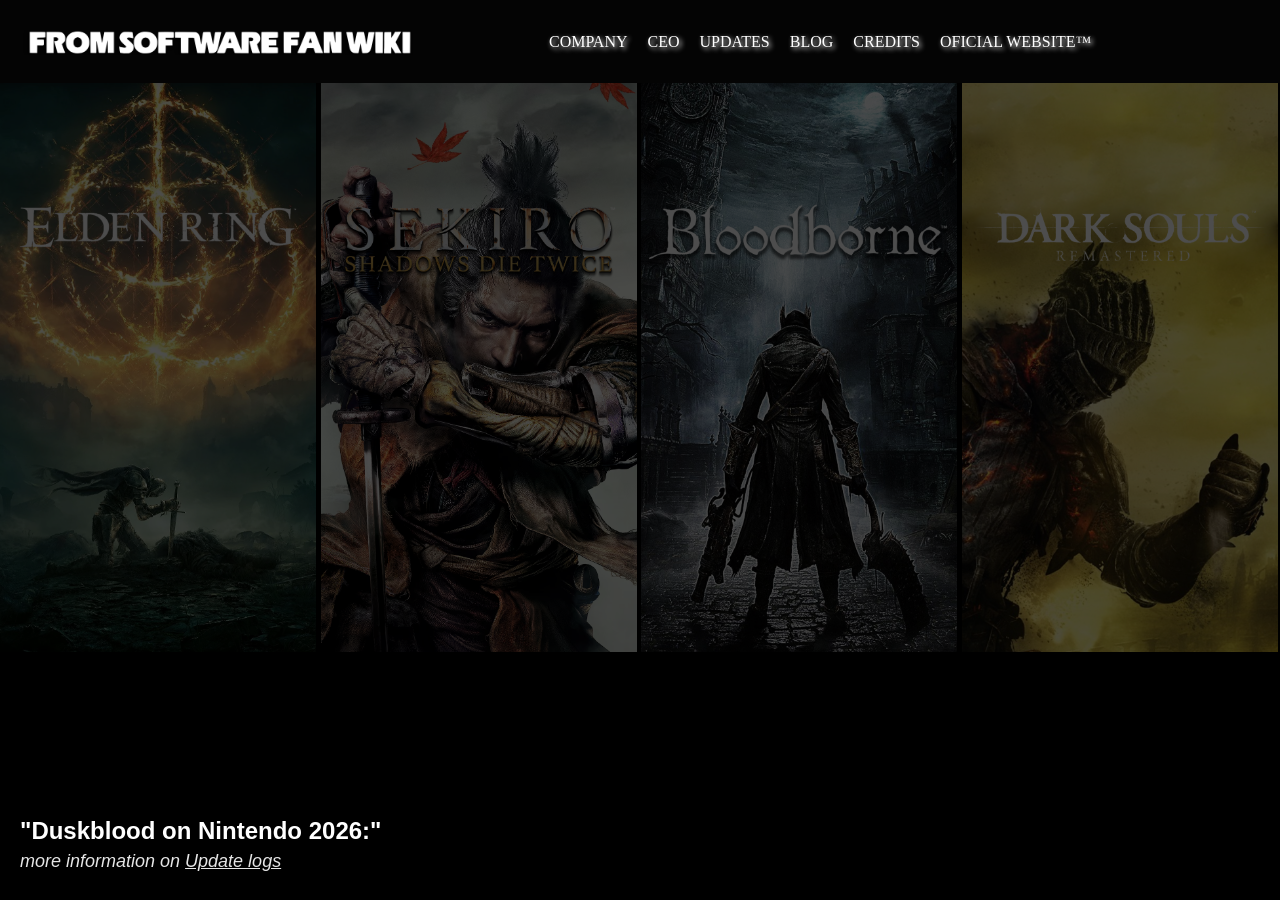
<file: index.html>
<!DOCTYPE html>
<html>
<head>
<meta charset="UTF-8">
<meta name="viewport" content="width=device-width, initial-scale=1.0">
<meta name="KEYWORDS" content="FromSoftware Games">
<meta name="DESCRIPTION" content="FromSoftware FanWiki">
<title>FromSoftware Fan Wiki</title>
<link rel="stylesheet" href="CSSEXTERNO.css">



</head>
<body>

<style>



    .banner-image {
    transition: transform 0.5s ease, opacity 0.5s ease;
    opacity: 0.3;
    
}

.banner-image:hover {
    transform: scale(1.01);
    opacity: 0.9;
}


.banner-container {
    position: relative;
    width: 100%;
    height: 585px;
}

.Dusk-overlay {
    position: absolute;
    bottom: 20px;
    left: 20px;
    z-index: 10;
    color: white;
    max-width: 50%;

    
}

.Dusk-title {
    font-size: 24px;
    font-weight: bold;
    margin-bottom: 5px;
    line-height: 1.2;


}

.Dusk-date a {
    color: white;

}


.Dusk-date {
    font-size: 18px;
    font-style: italic;
    margin-bottom: 8px;
    opacity: 0.9;
    
}


</style>

    <header>
        <h1><a href="index.html"><img src="Logo.png" width="400px" style="margin-top: 10px;"></a></h1>
        <nav>
            <ul>
                <li><a href="Company.html">Company</a></li>
                <li><a href="Miyazaki.html">CEO</a></li>
                <li><a href="UpdatesFromSoftware.html">Updates</a></li>
                <li><a href="Info.html">Blog</a></li>
                <li><a href="Credits.html">Credits</a></li>
                <li><a href="https://www.fromsoftware.jp/ww/index.html">Oficial WebSite™</a></li>
            </ul>
            
    </header>
    
    <div class="banner-container">
        <a href="EldenRing.html"><img src="EldenRingBanner.jpg" width="24.7%"  class="banner-image"></a>
        <a href="Sekiro.html"><img src="SekiroBanner.jpg" width="24.7%"  class="banner-image"></a>
        <a href="Bloodborne.html"><img src="BloodborneBanner.jpg" width="24.7%"  class="banner-image"></a>
        <a href="DarkSouls.html"><img src="DarkSoulsBanner.jpg" width="24.7%"  class="banner-image"></a>
         </div>
        <div class="Dusk-overlay">
            <div class="Dusk-title">"Duskblood on Nintendo 2026:"</div>
            <div class="Dusk-date">more information on <a href="UpdatesFromSoftware.html#DuskBlood">Update logs</a></div>
        </div>
        
   

</body>

</html>
</file>
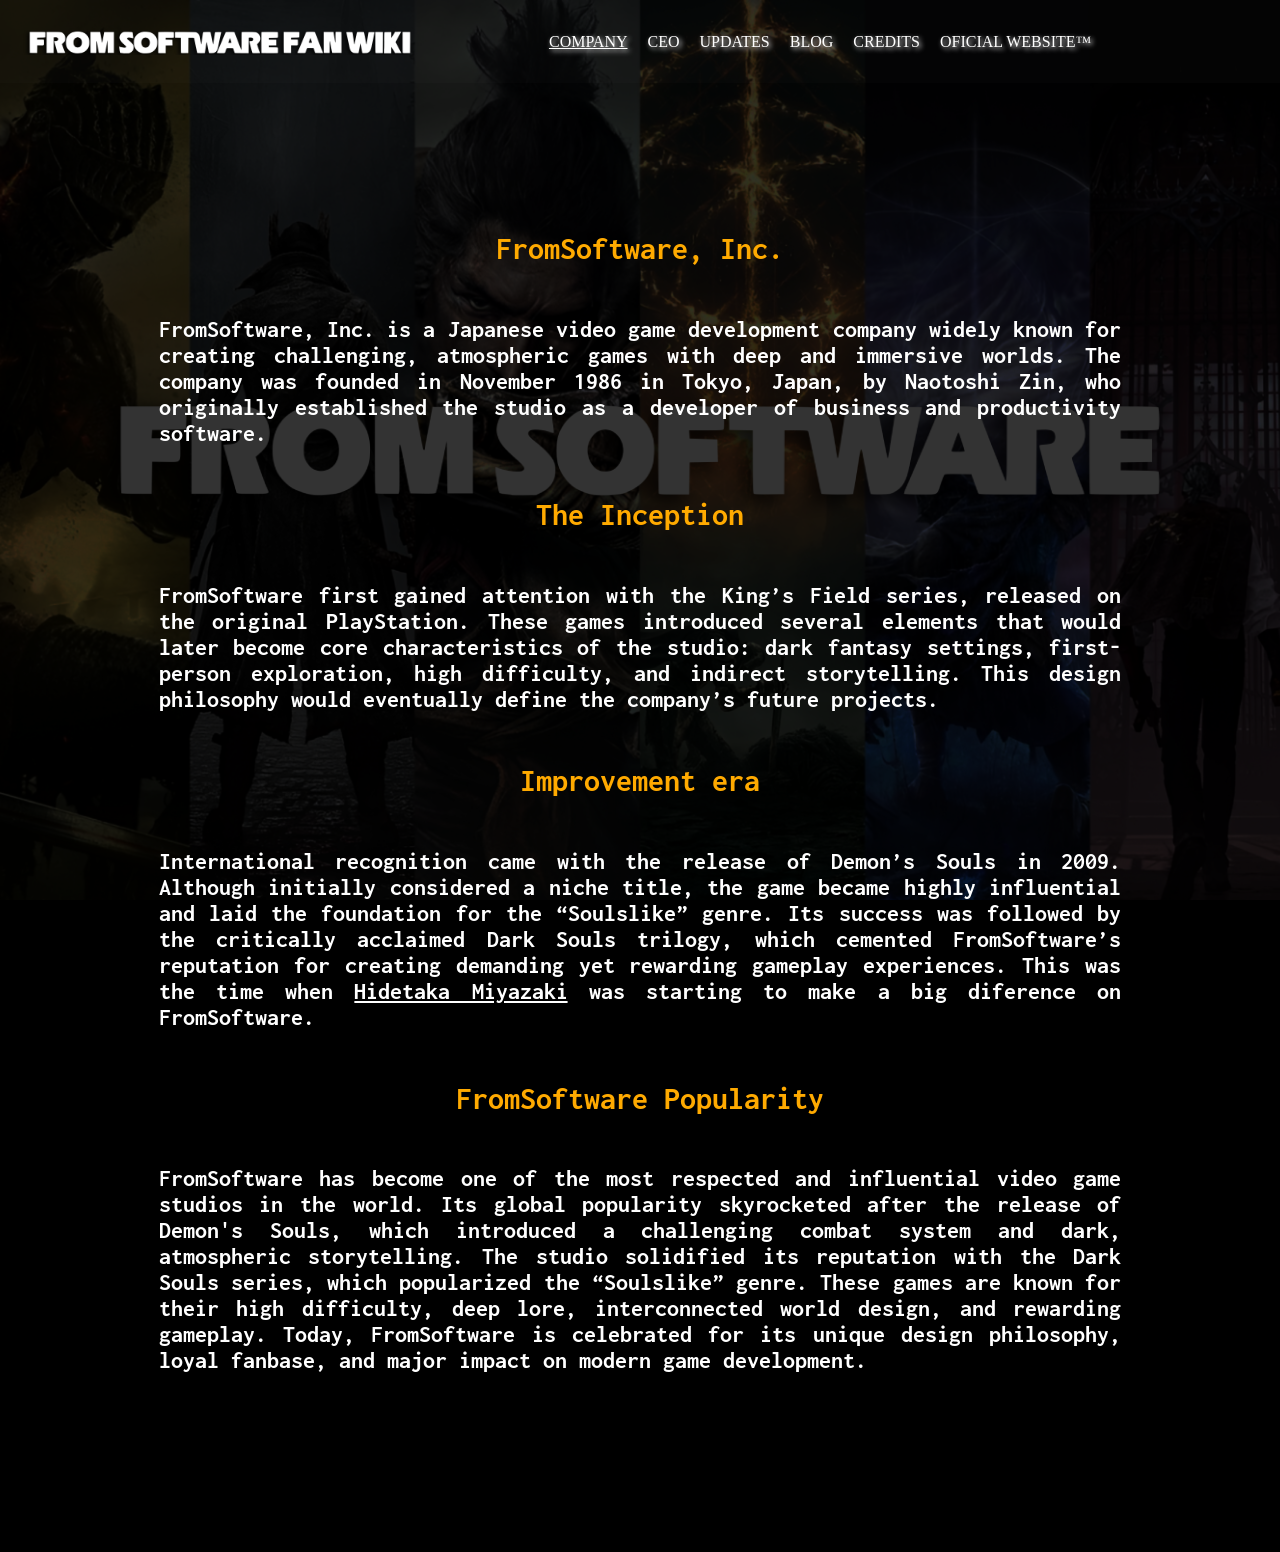
<file: Company.html>
<!DOCTYPE html>
<html>
<head>
<meta charset="UTF-8">
<meta name="viewport" content="width=device-width, initial-scale=1.0">
<meta name="KEYWORDS" content="FromSoftware Games">
<meta name="DESCRIPTION" content="FromSoftware FanWiki">
    <title>FromSoftware Fan Wiki</title>
    <link rel="stylesheet" href="CSSEXTERNO.css">
    <link rel="preconnect" href="https://fonts.googleapis.com">
<link rel="preconnect" href="https://fonts.gstatic.com" crossorigin>
<link href="https://fonts.googleapis.com/css2?family=Inconsolata:wght@200..900&family=Saira:ital,wght@0,100..900;1,100..900&display=swap" rel="stylesheet">
    <style>
  
        #FromBackground{
            width: 100vw;         
        height: 100vh;       
        object-fit: cover;      
        position: fixed;       
        top: 0;
        left: 0;
        z-index: -1;    
        opacity: 20%;   
        }

        .texto-company h1{
             text-align: center;
             color: #ffaa00;      
             margin-bottom: 10px;
              

        }

        .texto-company h2{
            text-align: justify;
            padding: 3%;
            
        }

        .all{
            padding: 10%;
            
        }

    </style>
</head>
<body>

<header>
    <h1><a href="index.html"><img src="Logo.png" width="400px" style="margin-top: 10px;"></a></h1>
    <nav>
        <ul>
            <li><a href="Company.html"><u>Company</u></a></li>
            <li><a href="Miyazaki.html">CEO</a></li>
            <li><a href="UpdatesFromSoftware.html">Updates</a></li>
            <li><a href="Info.html">Blog</a></li>
            <li><a href="Credits.html">Credits</a></li>
            <li><a href="https://www.fromsoftware.jp/ww/index.html">Oficial WebSite™</a></li>
        </ul>
    </nav>
</header>
<div class="all">
    <div class="texto-company" id="First">
        <h1>FromSoftware, Inc.</h1>
        <h2>FromSoftware, Inc. is a Japanese video game development company widely known for creating challenging, atmospheric games with deep and immersive worlds. The company was founded in November 1986 in Tokyo, Japan, by Naotoshi Zin, who originally established the studio as a developer of business and productivity software.</h2>
    </div>

    <div class="texto-company">
        <h1>The Inception</h1>
        <h2>FromSoftware first gained attention with the King’s Field series, released on the original PlayStation. These games introduced several elements that would later become core characteristics of the studio: dark fantasy settings, first-person exploration, high difficulty, and indirect storytelling. This design philosophy would eventually define the company’s future projects. </h2>

    </div>


    <div class="texto-company" >
        <h1>Improvement era</h1>
        <h2>International recognition came with the release of Demon’s Souls in 2009. Although initially considered a niche title, the game became highly influential and laid the foundation for the “Soulslike” genre. Its success was followed by the critically acclaimed Dark Souls trilogy, which cemented FromSoftware’s reputation for creating demanding yet rewarding gameplay experiences. This was the time when <a href="Miyazaki.html" style="color: white;">Hidetaka Miyazaki</a> was starting to make a big diference on FromSoftware.</h2>

    </div>


    <div class="texto-company">
        <h1>FromSoftware Popularity</h1>
        <h2>FromSoftware has become one of the most respected and influential video 
            game studios in the world. Its
             global popularity skyrocketed after the release of Demon's Souls, which
              introduced a challenging combat system and dark, atmospheric storytelling.

The studio solidified its reputation with the Dark Souls series,
 which popularized the “Soulslike” genre. These games are known for their high difficulty,
  deep lore, interconnected world design, and rewarding gameplay.

Today, FromSoftware is celebrated for its unique design philosophy, loyal fanbase, and major impact on modern game development.</h2>

    </div>
</div>
<img src="FromBack.jpg" id="FromBackground">

</body>
</html>
</file>
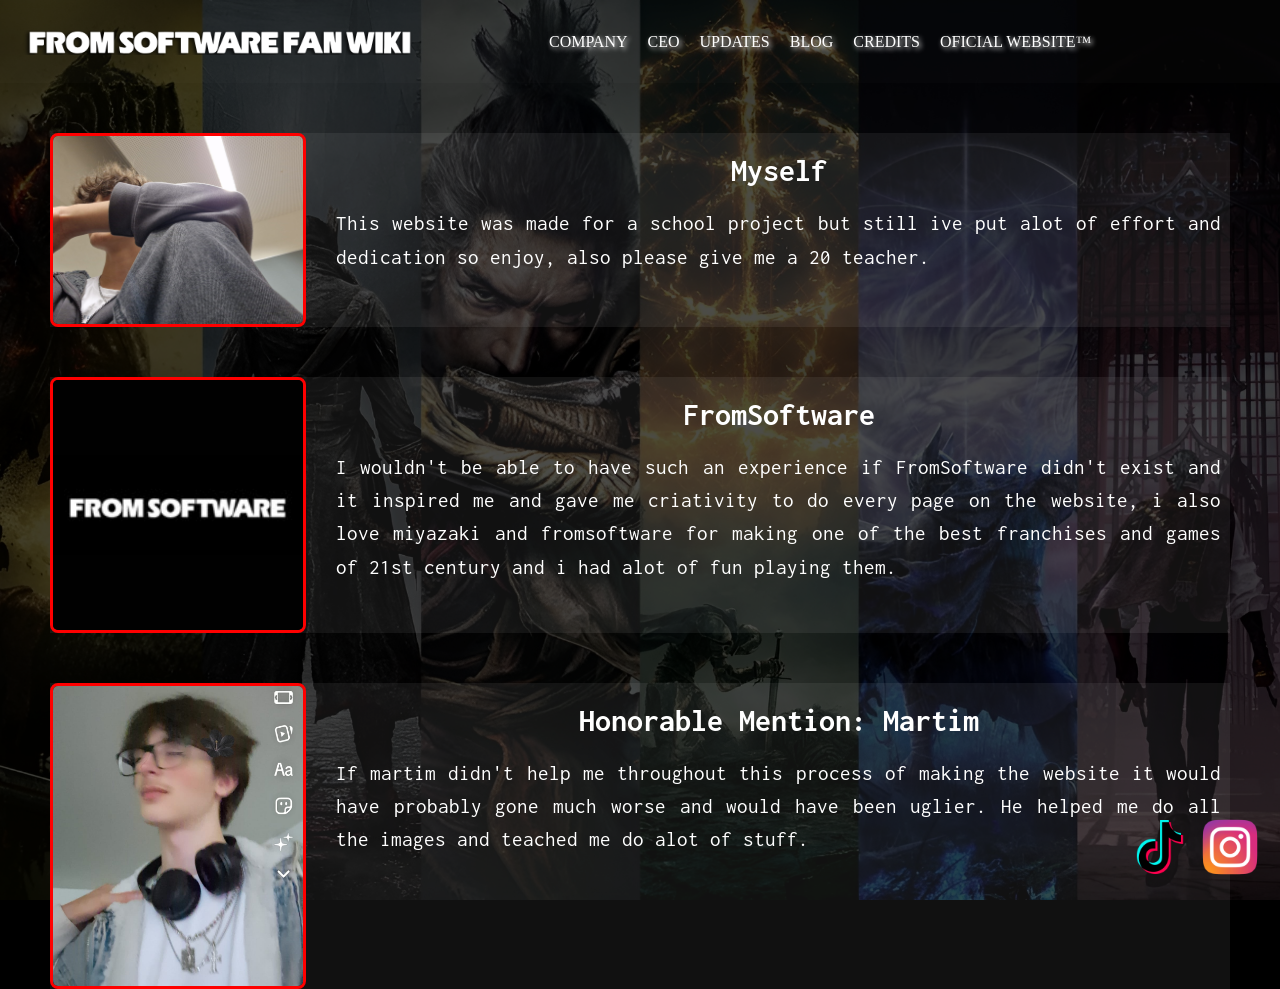
<file: Credits.html>
<!DOCTYPE html>
<html >
<head>

<meta charset="UTF-8">
<meta name="viewport" content="width=device-width, initial-scale=1.0">
<meta name="KEYWORDS" content="FromSoftware Games">
<meta name="DESCRIPTION" content="FromSoftware FanWiki">
<title>FromSoftware Fan Wiki</title>
<link rel="stylesheet" href="CSSEXTERNO.css">
<link rel="preconnect" href="https://fonts.googleapis.com">
<link rel="preconnect" href="https://fonts.gstatic.com" crossorigin>
<link href="https://fonts.googleapis.com/css2?family=Inconsolata:wght@200..900&family=Saira:ital,wght@0,100..900;1,100..900&display=swap" rel="stylesheet">



</head>
<body>

    <style>
        #everyGame {
    width: 100vw;         
    height: 100vh;       
    object-fit: cover;      
    position: fixed;       
    top: 0;
    z-index: -1;          
}

        .Me {
            display: flex;
            align-items: flex-start; 
            gap: 30px; 
            margin-top: 50px;
            margin-left: 50px;
            margin-right: 50px;
            background-color: rgba(255, 255, 255, 0.068);
            
        }
        
        #Me2 {
            border: 3px solid #ff0000;
            border-radius: 8px;
            width: 250px;
            height: auto; 
        }
        
        .Me3 {
            width: 75%; 
        }
        
        .Me3 h1 {
            text-align: center; 
            margin-bottom: 20px;
            font-size: 2rem;
            
        }
        
        .Me3 h2 {
            font-size: 1.3rem;
            line-height: 1.6;
            font-weight: normal;
            text-align: justify; 
           
        }

        .FromAll {
            display: flex;
            align-items: flex-start; 
            gap: 30px; 
            margin-top: 50px;
            margin-left: 50px;
            margin-right: 50px;
            background-color: rgba(255, 255, 255, 0.068);
            
        }
        
        #FromImage {
            border: 3px solid #ff0000;
            border-radius: 8px;
            width: 250px;
            height: auto; 
            object-fit: cover; 
        }
        
        .FromSoftwareText {
            width: 75%; 
        }
        
        .FromSoftwareText h1 {
            text-align: center; 
            margin-bottom: 20px;
            font-size: 2rem;
            
        }
        
        .FromSoftwareText h2 {
            font-size: 1.3rem;
            line-height: 1.6;
            font-weight: normal;
            text-align: justify; 
           
        }

        

        .Martim {
            display: flex;
            gap: 30px; 
            margin-top: 50px;
            margin-left: 50px;
            margin-right: 50px;
            background-color: rgba(255, 255, 255, 0.068);
        }
        
        #Martim2 {
            border: 3px solid #ff0000;
            border-radius: 8px;
            width: 250px;
            height: 300px;
            object-fit: cover; 
        }
        
        .Martim3 {
            width: 75%; 
        }
        
        .Martim3 h1 {
            text-align: center; 
            margin-bottom: 20px;
            font-size: 2rem;
        }
        
        .Martim3 h2 {
            font-size: 1.3rem;
            line-height: 1.6;
            font-weight: normal;
            text-align: justify; 
        }


        .IconOverlay {
    position: fixed;
    bottom: 20px;
    right: 20px; 
    color: white;
    display: flex;
    gap: 10px; 
}


.IconOverlay img {
    width: 60px; 
    height: 60px;
    transition: transform 0.1s ease;
}

.IconOverlay img:hover {
    transform: scale(1.2);
}


    </style>

<header>
    <h1><a href="index.html"><img src="Logo.png" width="400px" style="margin-top: 10px;"></a></h1>
    <nav>
        <ul>
            <li><a href="Company.html">Company</a></li>
            <li><a href="Miyazaki.html">CEO</a></li>
            <li><a href="UpdatesFromSoftware.html">Updates</a></li>
            <li><a href="Info.html">Blog</a></li>
            <li><a href="Credits.html">Credits</a></li>
            <li><a href="https://www.fromsoftware.jp/ww/index.html">Oficial WebSite™</a></li>
        </ul>
    </nav>


</header>

<div class="Me">
    <img src="Myself.jpeg" id="Me2" >

    <div class="Me3">
        <h1 id="This-title">Myself</h1>
        <h2>This website was made for a school project but still ive put alot of effort and dedication so enjoy, also please give me a 20 teacher.</h2>
    </div>
</div>

<div class="FromAll">
    <img src="FromS.png" id="FromImage">

    <div class="FromSoftwareText">
        <h1>FromSoftware</h1>
        <h2>I wouldn't be able to have such an experience if FromSoftware didn't exist and it inspired me and gave me criativity to do every page on the website,
            i also love miyazaki and fromsoftware for making one of the best franchises and games of 21st century and i had alot of fun playing them. </h2>

    </div>
</div>

<div class="Martim">
    <img src="Martim.jpeg" id="Martim2">

    <div class="Martim3">
        <h1>Honorable Mention: Martim</h1>
        <h2> If martim didn't help me throughout this process of making the website it would have probably gone much worse and would have been uglier.
            He helped me do all the images and teached me do alot of stuff.
        </h2>

    </div>
</div>

<div class="IconOverlay">
            <a href="https://www.tiktok.com/@lourencosou" target="_blank"><img src="Tiktok.png"></a>
            <a href="https://www.instagram.com/lourenco.sant0s/" target="_blank"><img src="Insta.png"></a>
        </div>

    <img src="EveryGame5.jpg" id="everyGame" style="opacity: 25%;">
</body>
</html>
</file>
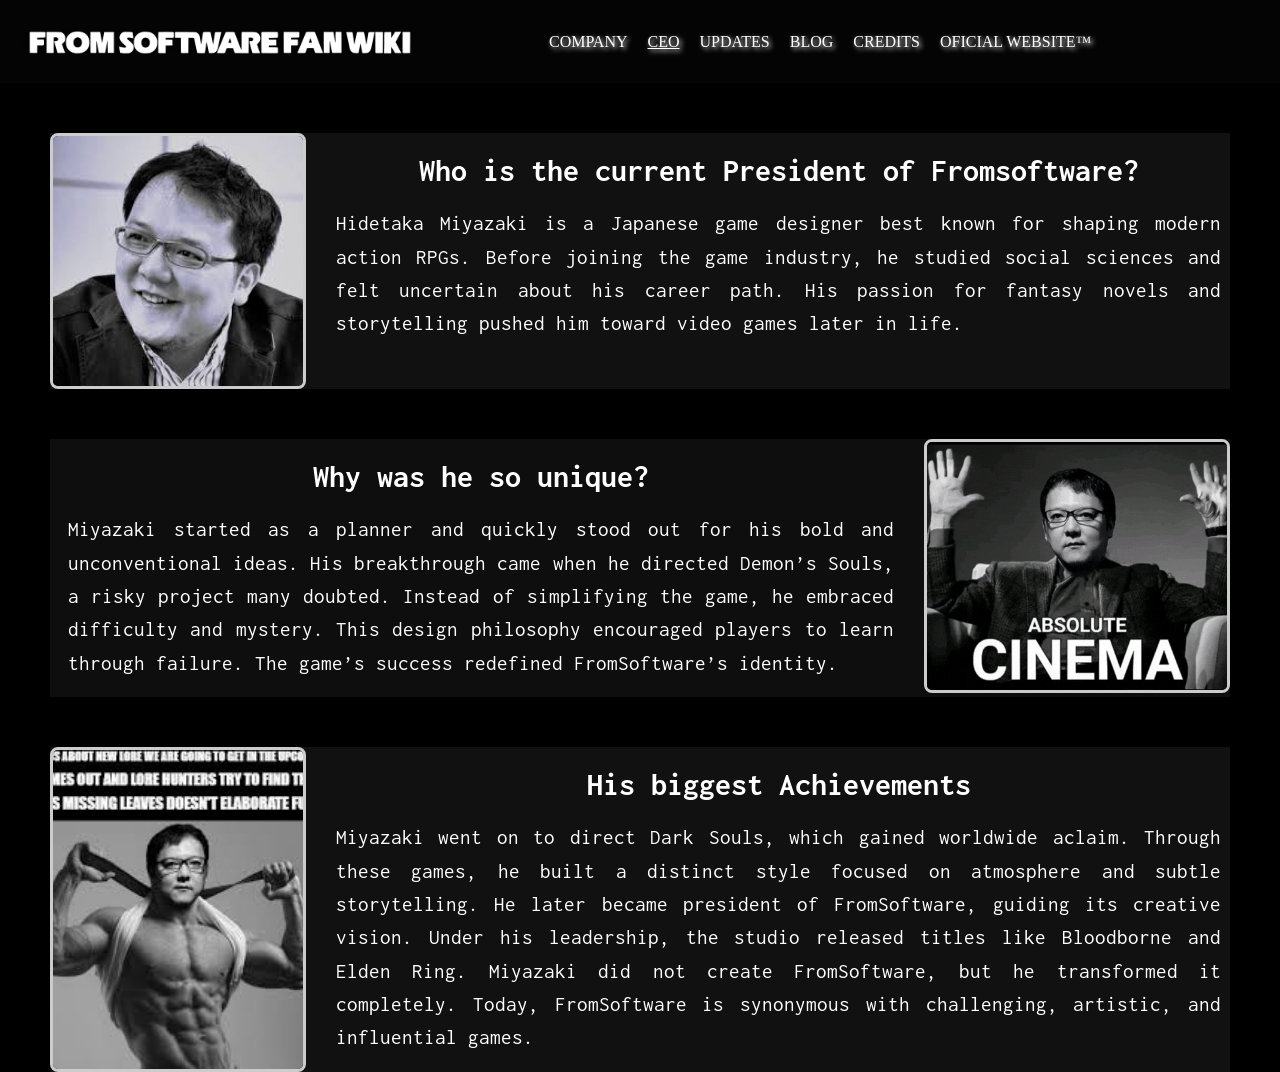
<file: Miyazaki.html>
<!DOCTYPE html>
<html>
<head>
<meta charset="UTF-8">
<meta name="viewport" content="width=device-width, initial-scale=1.0">
<meta name="KEYWORDS" content="FromSoftware Games">
<meta name="DESCRIPTION" content="FromSoftware FanWiki">
    <title>FromSoftware Fan Wiki</title>
    <link rel="stylesheet" href="CSSEXTERNO.css">
<link rel="preconnect" href="https://fonts.googleapis.com">
<link rel="preconnect" href="https://fonts.gstatic.com" crossorigin>
<link href="https://fonts.googleapis.com/css2?family=Inconsolata:wght@200..900&family=Saira:ital,wght@0,100..900;1,100..900&display=swap" rel="stylesheet">


    <style>

            body{
        object-fit: cover;
    }

        .Texto-Imagem {
            display: flex;
            align-items: flex-start; 
            gap: 30px; 
            margin-top: 50px;
            margin-left: 50px;
            margin-right: 50px;
            background-color: rgba(255, 255, 255, 0.068);
            
        }
        
        #Miya1 {
            border: 3px solid #ccc;
            border-radius: 8px;
            width: 250px;
            height: auto; 
            object-fit: cover; 
        }
        
        .texto-miyazaki {
            width: 75%; 
        }
        
        .texto-miyazaki h1 {
            text-align: center; 
            margin-bottom: 20px;
            font-size: 2rem;
            
        }
        
        .texto-miyazaki h2 {
            font-size: 1.3rem;
            line-height: 1.6;
            font-weight: normal;
            text-align: justify; 
           
        }

        .Texto-Imagem2 {
    display: flex;
    flex-direction: row-reverse; 
    align-items: flex-start; 
    gap: 30px; 
    margin-top: 50px;
    margin-left: 50px; 
    margin-right: 50px;
    background-color: rgba(255, 255, 255, 0.055);

}

        .texto-miyazaki2 h1 {
            text-align: center; 
            margin-bottom: 20px;
            font-size: 2rem;
        }
        
        .texto-miyazaki2 h2 {
            font-size: 1.3rem;
            line-height: 1.6;
            font-weight: normal;
            text-align: justify; 
        }

        #Miya2 {
            border: 3px solid #ccc;
            border-radius: 8px;
            width: 300px;
            height: auto; 
            object-fit: cover; 
        }
                .texto-miyazaki2 {
            width: 70%; 
        }

        .Texto-Imagem3 {
            display: flex;
            gap: 30px; 
            margin-top: 50px;
            margin-left: 50px;
            margin-right: 50px;
            background-color: rgba(255, 255, 255, 0.068);
        }
        
        #Miya3 {
            border: 3px solid #ccc;
            border-radius: 8px;
            width: 250px;
            height: auto; 
            object-fit: cover; 
        }
        
        .texto-miyazaki3 {
            width: 75%; 
        }
        
        .texto-miyazaki3 h1 {
            text-align: center; 
            margin-bottom: 20px;
            font-size: 2rem;
        }
        
        .texto-miyazaki3 h2 {
            font-size: 1.3rem;
            line-height: 1.6;
            font-weight: normal;
            text-align: justify; 
        }


    </style>
</head>
<body>

<header>
    <h1><a href="index.html"><img src="Logo.png" width="400px" style="margin-top: 10px;"></a></h1>
    <nav>
        <ul>
            <li><a href="Company.html">Company</a></li>
            <li><a href="Miyazaki.html"><u>CEO</u></a></li>
            <li><a href="UpdatesFromSoftware.html">Updates</a></li>
            <li><a href="Info.html">Blog</a></li>
            <li><a href="Credits.html">Credits</a></li>
            <li><a href="https://www.fromsoftware.jp/ww/index.html">Oficial WebSite™</a></li>
        </ul>
    </nav>
</header>

<div class="Texto-Imagem">
    <img src="MyiazakiImagem.jfif" id="Miya1" >

    <div class="texto-miyazaki">
        <h1 id="This-title">Who is the current President of Fromsoftware?</h1>
        <h2>Hidetaka Miyazaki is a Japanese game designer best known for shaping modern action RPGs. Before joining the game industry, he studied social sciences and felt uncertain about his career path. His passion for fantasy novels and storytelling pushed him toward video games later in life.</h2>
    </div>
</div>

<div class="Texto-Imagem2">
    <img src="MiyazakiGif.gif" id="Miya2">

    <div class="texto-miyazaki2">
        <h1>Why was he so unique?</h1>
        <h2>Miyazaki started as a planner and quickly stood out for his bold and unconventional ideas.
His breakthrough came when he directed Demon’s Souls, a risky project many doubted.
Instead of simplifying the game, he embraced difficulty and mystery.
This design philosophy encouraged players to learn through failure.
The game’s success redefined FromSoftware’s identity. </h2>

    </div>
</div>

<div class="Texto-Imagem3">
    <img src="Miazaki.jfif" id="Miya3">

    <div class="texto-miyazaki3">
        <h1>His biggest Achievements</h1>
        <h2>Miyazaki went on to direct Dark Souls, which gained worldwide aclaim.
Through these games, he built a distinct style focused on atmosphere and subtle storytelling.
He later became president of FromSoftware, guiding its creative vision.
Under his leadership, the studio released titles like Bloodborne and Elden Ring.
Miyazaki did not create FromSoftware, but he transformed it completely.
Today, FromSoftware is synonymous with challenging, artistic, and influential games.</h2>

    </div>
</div>

</body>
</html>
</file>
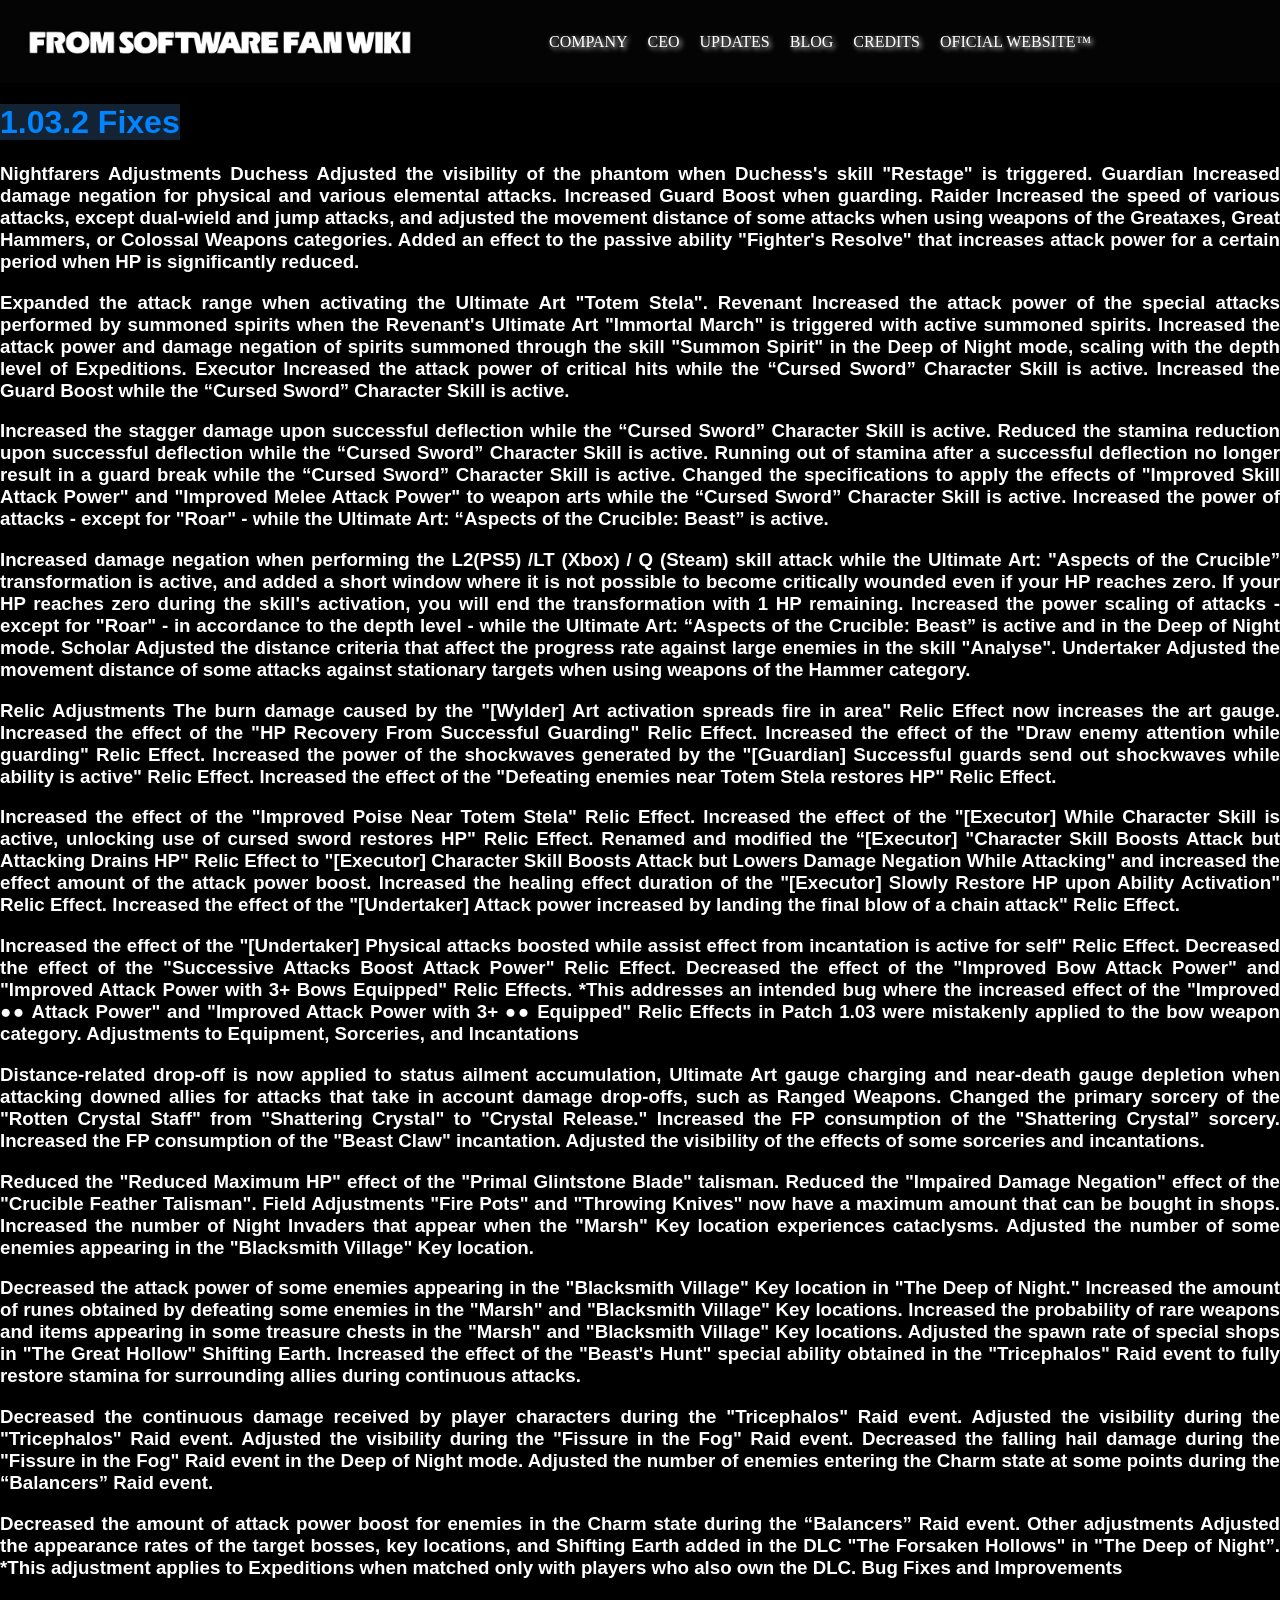
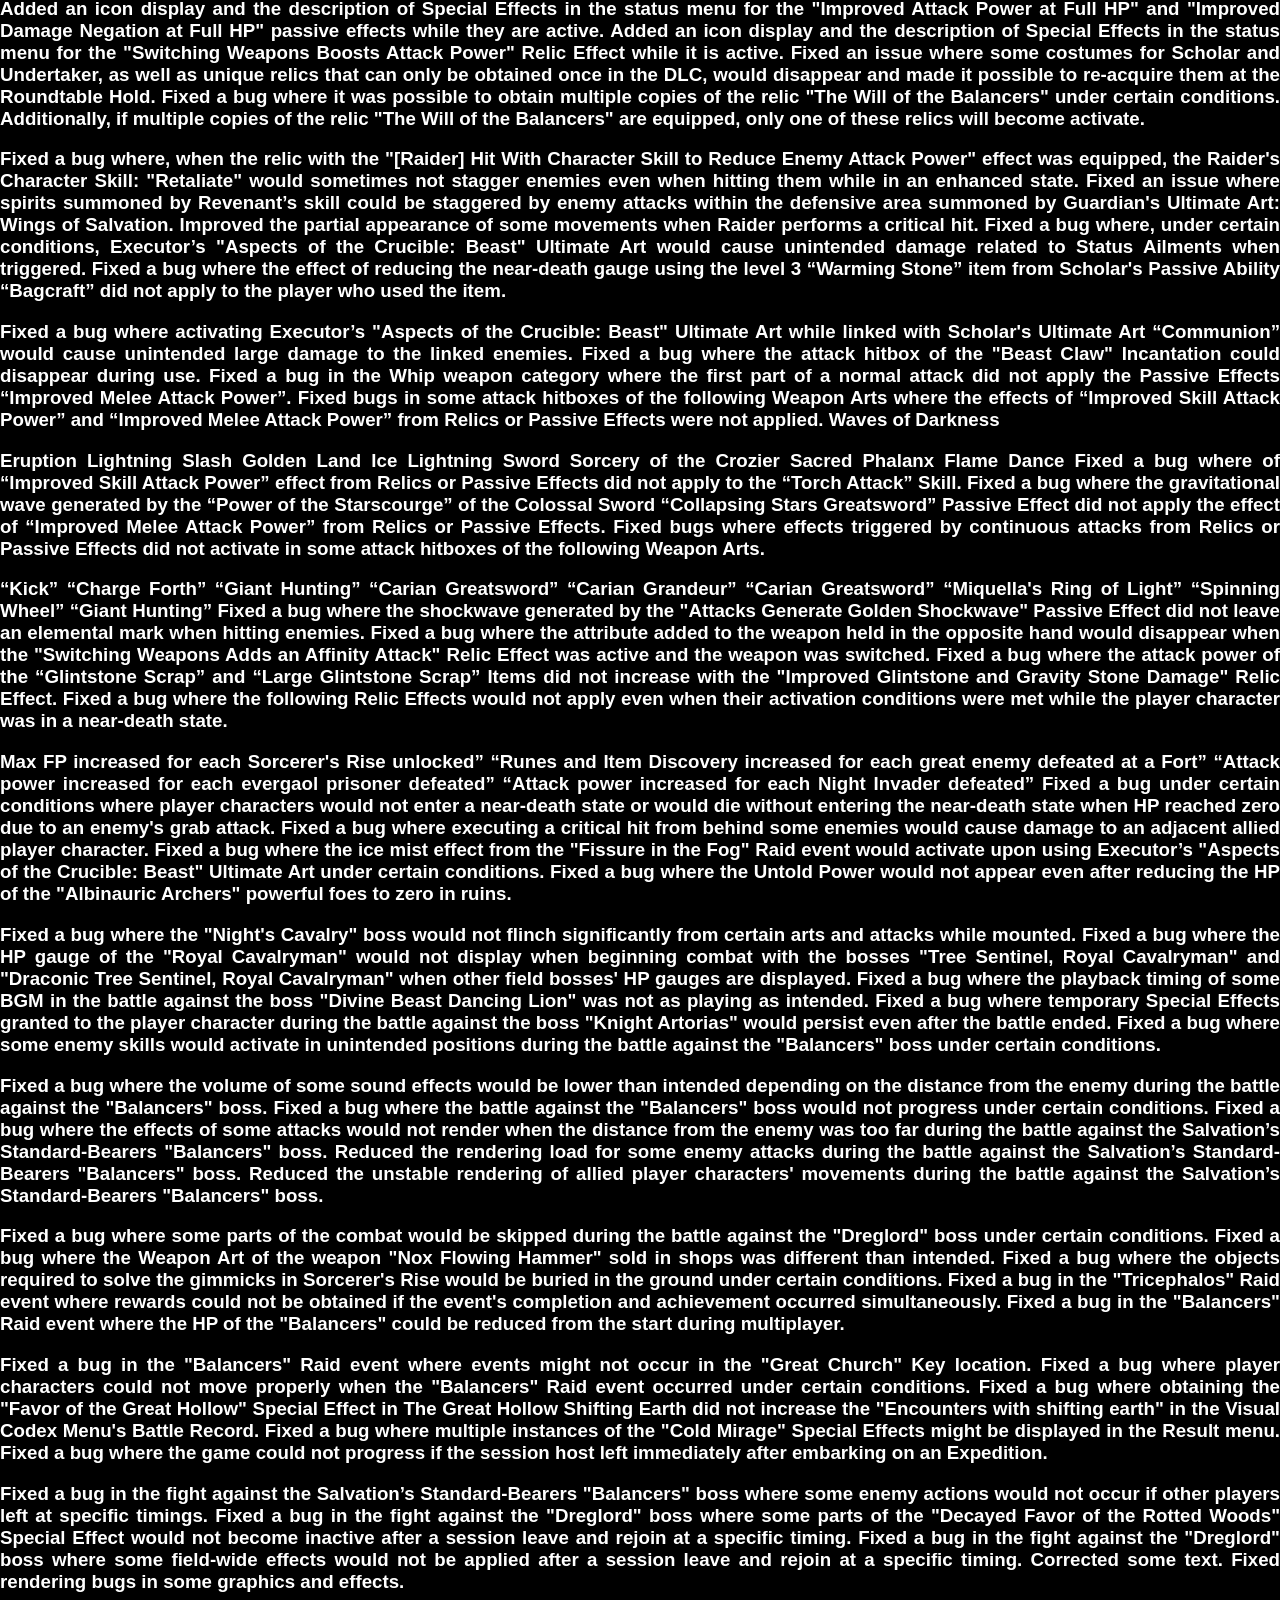
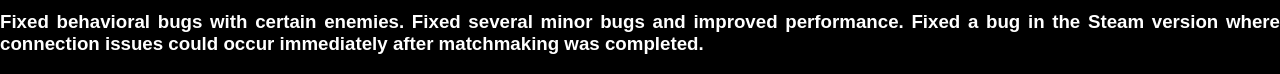
<file: Nightreign.html>
<!DOCTYPE html>
<html >
<head>

<meta charset="UTF-8">
<meta name="viewport" content="width=device-width, initial-scale=1.0">
<meta name="KEYWORDS" content="FromSoftware Games">
<meta name="DESCRIPTION" content="FromSoftware FanWiki">
<title>FromSoftware Fan Wiki</title>
<link rel="stylesheet" href="CSSEXTERNO.css">




</head>
<body>

    <style>
        #Night-Text{
            justify-content: space-between;
            text-align: justify;
        }
    </style>


<header>
    <h1><a href="index.html"><img src="Logo.png" width="400px" style="margin-top: 10px;"></a></h1>
    <nav>
        <ul>
            <li><a href="Company.html">Company</a></li>
            <li><a href="Miyazaki.html">CEO</a></li>
            <li><a href="UpdatesFromSoftware.html">Updates</a></li>
            <li><a href="Info.html">Blog</a></li>
            <li><a href="Credits.html">Credits</a></li>
            <li><a href="https://www.fromsoftware.jp/ww/index.html">Oficial WebSite™</a></li>
        </ul>
    </nav>
    
</header>

<h1><mark style="color: #0084ff; background-color: #142333;">1.03.2 Fixes</mark></h1>
<h3 id="Night-Text">Nightfarers Adjustments
Duchess
Adjusted the visibility of the phantom when Duchess's skill "Restage" is triggered.
Guardian
Increased damage negation for physical and various elemental attacks.
Increased Guard Boost when guarding.
Raider
Increased the speed of various attacks, except dual-wield and jump attacks, and adjusted the movement distance of some attacks when using weapons of the Greataxes, Great Hammers, or Colossal Weapons categories.
Added an effect to the passive ability "Fighter's Resolve" that increases attack power for a certain period when HP is significantly reduced.

<p>Expanded the attack range when activating the Ultimate Art "Totem Stela". Revenant Increased the attack power of the special attacks performed by summoned spirits when the Revenant's Ultimate Art "Immortal March" is triggered with active summoned spirits. Increased the attack power and damage negation of spirits summoned through the skill "Summon Spirit" in the Deep of Night mode, scaling with the depth level of Expeditions. Executor Increased the attack power of critical hits while the “Cursed Sword” Character Skill is active. Increased the Guard Boost while the “Cursed Sword” Character Skill is active.<p>Increased the stagger damage upon successful deflection while the “Cursed Sword” Character Skill is active. Reduced the stamina reduction upon successful deflection while the “Cursed Sword” Character Skill is active. Running out of stamina after a successful deflection no longer result in a guard break while the “Cursed Sword” Character Skill is active. Changed the specifications to apply the effects of "Improved Skill Attack Power" and "Improved Melee Attack Power" to weapon arts while the “Cursed Sword” Character Skill is active. Increased the power of attacks - except for "Roar" - while the Ultimate Art: “Aspects of the Crucible: Beast” is active.<p>Increased damage negation when performing the L2(PS5) /LT (Xbox) / Q (Steam) skill attack while the Ultimate Art: "Aspects of the Crucible” transformation is active, and added a short window where it is not possible to become critically wounded even if your HP reaches zero. If your HP reaches zero during the skill's activation, you will end the transformation with 1 HP remaining. Increased the power scaling of attacks - except for "Roar" - in accordance to the depth level - while the Ultimate Art: “Aspects of the Crucible: Beast” is active and in the Deep of Night mode. Scholar Adjusted the distance criteria that affect the progress rate against large enemies in the skill "Analyse". Undertaker Adjusted the movement distance of some attacks against stationary targets when using weapons of the Hammer category.<p>Relic Adjustments The burn damage caused by the "[Wylder] Art activation spreads fire in area" Relic Effect now increases the art gauge. Increased the effect of the "HP Recovery From Successful Guarding" Relic Effect. Increased the effect of the "Draw enemy attention while guarding" Relic Effect. Increased the power of the shockwaves generated by the "[Guardian] Successful guards send out shockwaves while ability is active" Relic Effect. Increased the effect of the "Defeating enemies near Totem Stela restores HP" Relic Effect.<p>Increased the effect of the "Improved Poise Near Totem Stela" Relic Effect. Increased the effect of the "[Executor] While Character Skill is active, unlocking use of cursed sword restores HP" Relic Effect. Renamed and modified the “[Executor] "Character Skill Boosts Attack but Attacking Drains HP" Relic Effect to "[Executor] Character Skill Boosts Attack but Lowers Damage Negation While Attacking" and increased the effect amount of the attack power boost. Increased the healing effect duration of the "[Executor] Slowly Restore HP upon Ability Activation" Relic Effect. Increased the effect of the "[Undertaker] Attack power increased by landing the final blow of a chain attack" Relic Effect.<p>Increased the effect of the "[Undertaker] Physical attacks boosted while assist effect from incantation is active for self" Relic Effect. Decreased the effect of the "Successive Attacks Boost Attack Power" Relic Effect. Decreased the effect of the "Improved Bow Attack Power" and "Improved Attack Power with 3+ Bows Equipped" Relic Effects. *This addresses an intended bug where the increased effect of the "Improved ●● Attack Power" and "Improved Attack Power with 3+ ●● Equipped" Relic Effects in Patch 1.03 were mistakenly applied to the bow weapon category. Adjustments to Equipment, Sorceries, and Incantations<p>Distance-related drop-off is now applied to status ailment accumulation, Ultimate Art gauge charging and near-death gauge depletion when attacking downed allies for attacks that take in account damage drop-offs, such as Ranged Weapons. Changed the primary sorcery of the "Rotten Crystal Staff" from "Shattering Crystal" to "Crystal Release." Increased the FP consumption of the "Shattering Crystal” sorcery. Increased the FP consumption of the "Beast Claw" incantation. Adjusted the visibility of the effects of some sorceries and incantations.<p>Reduced the "Reduced Maximum HP" effect of the "Primal Glintstone Blade" talisman. Reduced the "Impaired Damage Negation" effect of the "Crucible Feather Talisman". Field Adjustments "Fire Pots" and "Throwing Knives" now have a maximum amount that can be bought in shops. Increased the number of Night Invaders that appear when the "Marsh" Key location experiences cataclysms. Adjusted the number of some enemies appearing in the "Blacksmith Village" Key location.<p>Decreased the attack power of some enemies appearing in the "Blacksmith Village" Key location in "The Deep of Night." Increased the amount of runes obtained by defeating some enemies in the "Marsh" and "Blacksmith Village" Key locations. Increased the probability of rare weapons and items appearing in some treasure chests in the "Marsh" and "Blacksmith Village" Key locations. Adjusted the spawn rate of special shops in "The Great Hollow" Shifting Earth. Increased the effect of the "Beast's Hunt" special ability obtained in the "Tricephalos" Raid event to fully restore stamina for surrounding allies during continuous attacks.<p>Decreased the continuous damage received by player characters during the "Tricephalos" Raid event. Adjusted the visibility during the "Tricephalos" Raid event. Adjusted the visibility during the "Fissure in the Fog" Raid event. Decreased the falling hail damage during the "Fissure in the Fog" Raid event in the Deep of Night mode. Adjusted the number of enemies entering the Charm state at some points during the “Balancers” Raid event.<p>Decreased the amount of attack power boost for enemies in the Charm state during the “Balancers” Raid event. Other adjustments Adjusted the appearance rates of the target bosses, key locations, and Shifting Earth added in the DLC "The Forsaken Hollows" in "The Deep of Night”. *This adjustment applies to Expeditions when matched only with players who also own the DLC. Bug Fixes and Improvements<p>Added an icon display and the description of Special Effects in the status menu for the "Improved Attack Power at Full HP" and "Improved Damage Negation at Full HP" passive effects while they are active. Added an icon display and the description of Special Effects in the status menu for the "Switching Weapons Boosts Attack Power" Relic Effect while it is active. Fixed an issue where some costumes for Scholar and Undertaker, as well as unique relics that can only be obtained once in the DLC, would disappear and made it possible to re-acquire them at the Roundtable Hold. Fixed a bug where it was possible to obtain multiple copies of the relic "The Will of the Balancers" under certain conditions. Additionally, if multiple copies of the relic "The Will of the Balancers" are equipped, only one of these relics will become activate.<p>Fixed a bug where, when the relic with the "[Raider] Hit With Character Skill to Reduce Enemy Attack Power" effect was equipped, the Raider's Character Skill: "Retaliate" would sometimes not stagger enemies even when hitting them while in an enhanced state. Fixed an issue where spirits summoned by Revenant’s skill could be staggered by enemy attacks within the defensive area summoned by Guardian's Ultimate Art: Wings of Salvation. Improved the partial appearance of some movements when Raider performs a critical hit. Fixed a bug where, under certain conditions, Executor’s "Aspects of the Crucible: Beast" Ultimate Art would cause unintended damage related to Status Ailments when triggered. Fixed a bug where the effect of reducing the near-death gauge using the level 3 “Warming Stone” item from Scholar's Passive Ability “Bagcraft” did not apply to the player who used the item.<p>Fixed a bug where activating Executor’s "Aspects of the Crucible: Beast" Ultimate Art while linked with Scholar's Ultimate Art “Communion” would cause unintended large damage to the linked enemies. Fixed a bug where the attack hitbox of the "Beast Claw" Incantation could disappear during use. Fixed a bug in the Whip weapon category where the first part of a normal attack did not apply the Passive Effects “Improved Melee Attack Power”. Fixed bugs in some attack hitboxes of the following Weapon Arts where the effects of “Improved Skill Attack Power” and “Improved Melee Attack Power” from Relics or Passive Effects were not applied. Waves of Darkness<p>Eruption Lightning Slash Golden Land Ice Lightning Sword Sorcery of the Crozier Sacred Phalanx Flame Dance Fixed a bug where of “Improved Skill Attack Power” effect from Relics or Passive Effects did not apply to the “Torch Attack” Skill. Fixed a bug where the gravitational wave generated by the “Power of the Starscourge” of the Colossal Sword “Collapsing Stars Greatsword” Passive Effect did not apply the effect of “Improved Melee Attack Power” from Relics or Passive Effects. Fixed bugs where effects triggered by continuous attacks from Relics or Passive Effects did not activate in some attack hitboxes of the following Weapon Arts.<p>“Kick” “Charge Forth” “Giant Hunting” “Carian Greatsword” “Carian Grandeur” “Carian Greatsword” “Miquella's Ring of Light” “Spinning Wheel” “Giant Hunting” Fixed a bug where the shockwave generated by the "Attacks Generate Golden Shockwave" Passive Effect did not leave an elemental mark when hitting enemies. Fixed a bug where the attribute added to the weapon held in the opposite hand would disappear when the "Switching Weapons Adds an Affinity Attack" Relic Effect was active and the weapon was switched. Fixed a bug where the attack power of the “Glintstone Scrap” and “Large Glintstone Scrap” Items did not increase with the "Improved Glintstone and Gravity Stone Damage" Relic Effect. Fixed a bug where the following Relic Effects would not apply even when their activation conditions were met while the player character was in a near-death state.<p>Max FP increased for each Sorcerer's Rise unlocked” “Runes and Item Discovery increased for each great enemy defeated at a Fort” “Attack power increased for each evergaol prisoner defeated” “Attack power increased for each Night Invader defeated” Fixed a bug under certain conditions where player characters would not enter a near-death state or would die without entering the near-death state when HP reached zero due to an enemy's grab attack. Fixed a bug where executing a critical hit from behind some enemies would cause damage to an adjacent allied player character. Fixed a bug where the ice mist effect from the "Fissure in the Fog" Raid event would activate upon using Executor’s "Aspects of the Crucible: Beast" Ultimate Art under certain conditions. Fixed a bug where the Untold Power would not appear even after reducing the HP of the "Albinauric Archers" powerful foes to zero in ruins.<p>Fixed a bug where the "Night's Cavalry" boss would not flinch significantly from certain arts and attacks while mounted. Fixed a bug where the HP gauge of the "Royal Cavalryman" would not display when beginning combat with the bosses "Tree Sentinel, Royal Cavalryman" and "Draconic Tree Sentinel, Royal Cavalryman" when other field bosses' HP gauges are displayed. Fixed a bug where the playback timing of some BGM in the battle against the boss "Divine Beast Dancing Lion" was not as playing as intended. Fixed a bug where temporary Special Effects granted to the player character during the battle against the boss "Knight Artorias" would persist even after the battle ended. Fixed a bug where some enemy skills would activate in unintended positions during the battle against the "Balancers" boss under certain conditions.<p>Fixed a bug where the volume of some sound effects would be lower than intended depending on the distance from the enemy during the battle against the "Balancers" boss. Fixed a bug where the battle against the "Balancers" boss would not progress under certain conditions. Fixed a bug where the effects of some attacks would not render when the distance from the enemy was too far during the battle against the Salvation’s Standard-Bearers "Balancers" boss. Reduced the rendering load for some enemy attacks during the battle against the Salvation’s Standard-Bearers "Balancers" boss. Reduced the unstable rendering of allied player characters' movements during the battle against the Salvation’s Standard-Bearers "Balancers" boss.<p>Fixed a bug where some parts of the combat would be skipped during the battle against the "Dreglord" boss under certain conditions. Fixed a bug where the Weapon Art of the weapon "Nox Flowing Hammer" sold in shops was different than intended. Fixed a bug where the objects required to solve the gimmicks in Sorcerer's Rise would be buried in the ground under certain conditions. Fixed a bug in the "Tricephalos" Raid event where rewards could not be obtained if the event's completion and achievement occurred simultaneously. Fixed a bug in the "Balancers" Raid event where the HP of the "Balancers" could be reduced from the start during multiplayer.<p>Fixed a bug in the "Balancers" Raid event where events might not occur in the "Great Church" Key location. Fixed a bug where player characters could not move properly when the "Balancers" Raid event occurred under certain conditions. Fixed a bug where obtaining the "Favor of the Great Hollow" Special Effect in The Great Hollow Shifting Earth did not increase the "Encounters with shifting earth" in the Visual Codex Menu's Battle Record. Fixed a bug where multiple instances of the "Cold Mirage" Special Effects might be displayed in the Result menu. Fixed a bug where the game could not progress if the session host left immediately after embarking on an Expedition.<p>Fixed a bug in the fight against the Salvation’s Standard-Bearers "Balancers" boss where some enemy actions would not occur if other players left at specific timings. Fixed a bug in the fight against the "Dreglord" boss where some parts of the "Decayed Favor of the Rotted Woods" Special Effect would not become inactive after a session leave and rejoin at a specific timing. Fixed a bug in the fight against the "Dreglord" boss where some field-wide effects would not be applied after a session leave and rejoin at a specific timing. Corrected some text. Fixed rendering bugs in some graphics and effects.<p>Fixed behavioral bugs with certain enemies. Fixed several minor bugs and improved performance. Fixed a bug in the Steam version where connection issues could occur immediately after matchmaking was completed.
</h3>


</body>
</html>
</file>
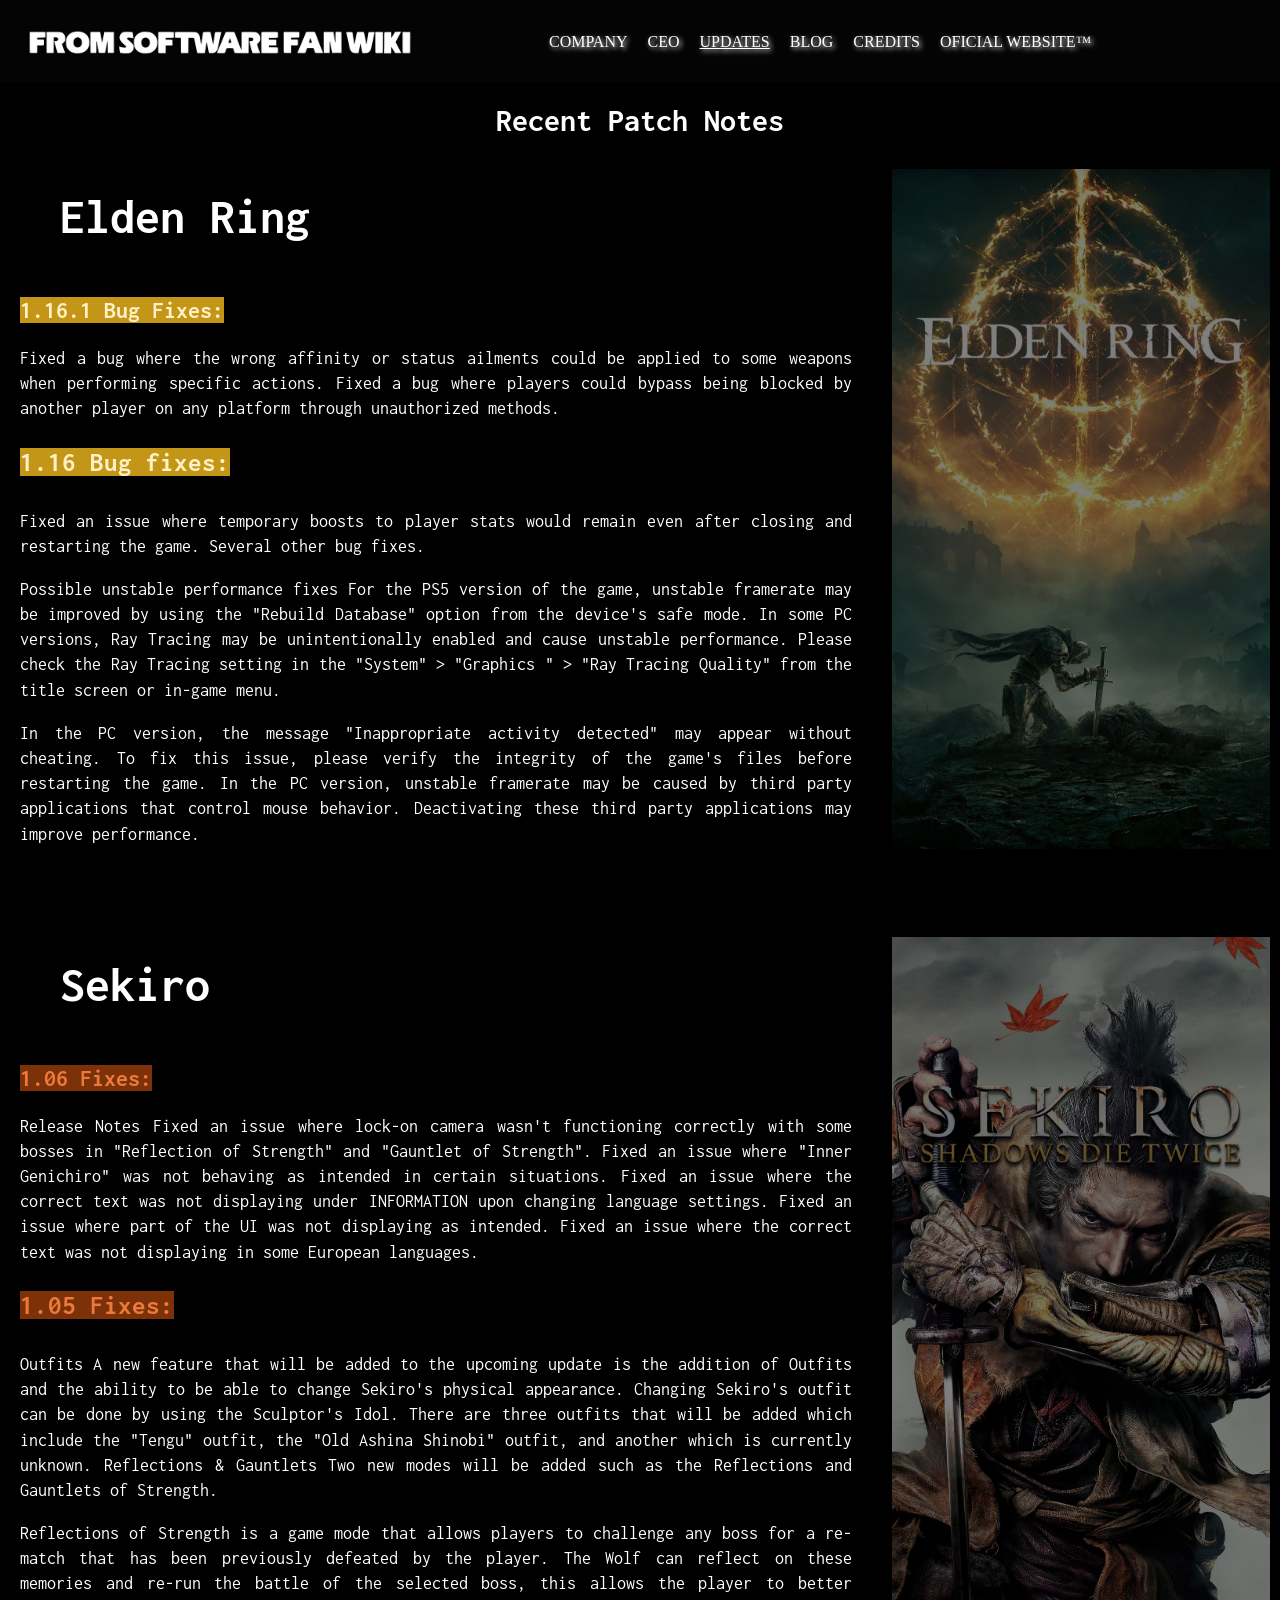
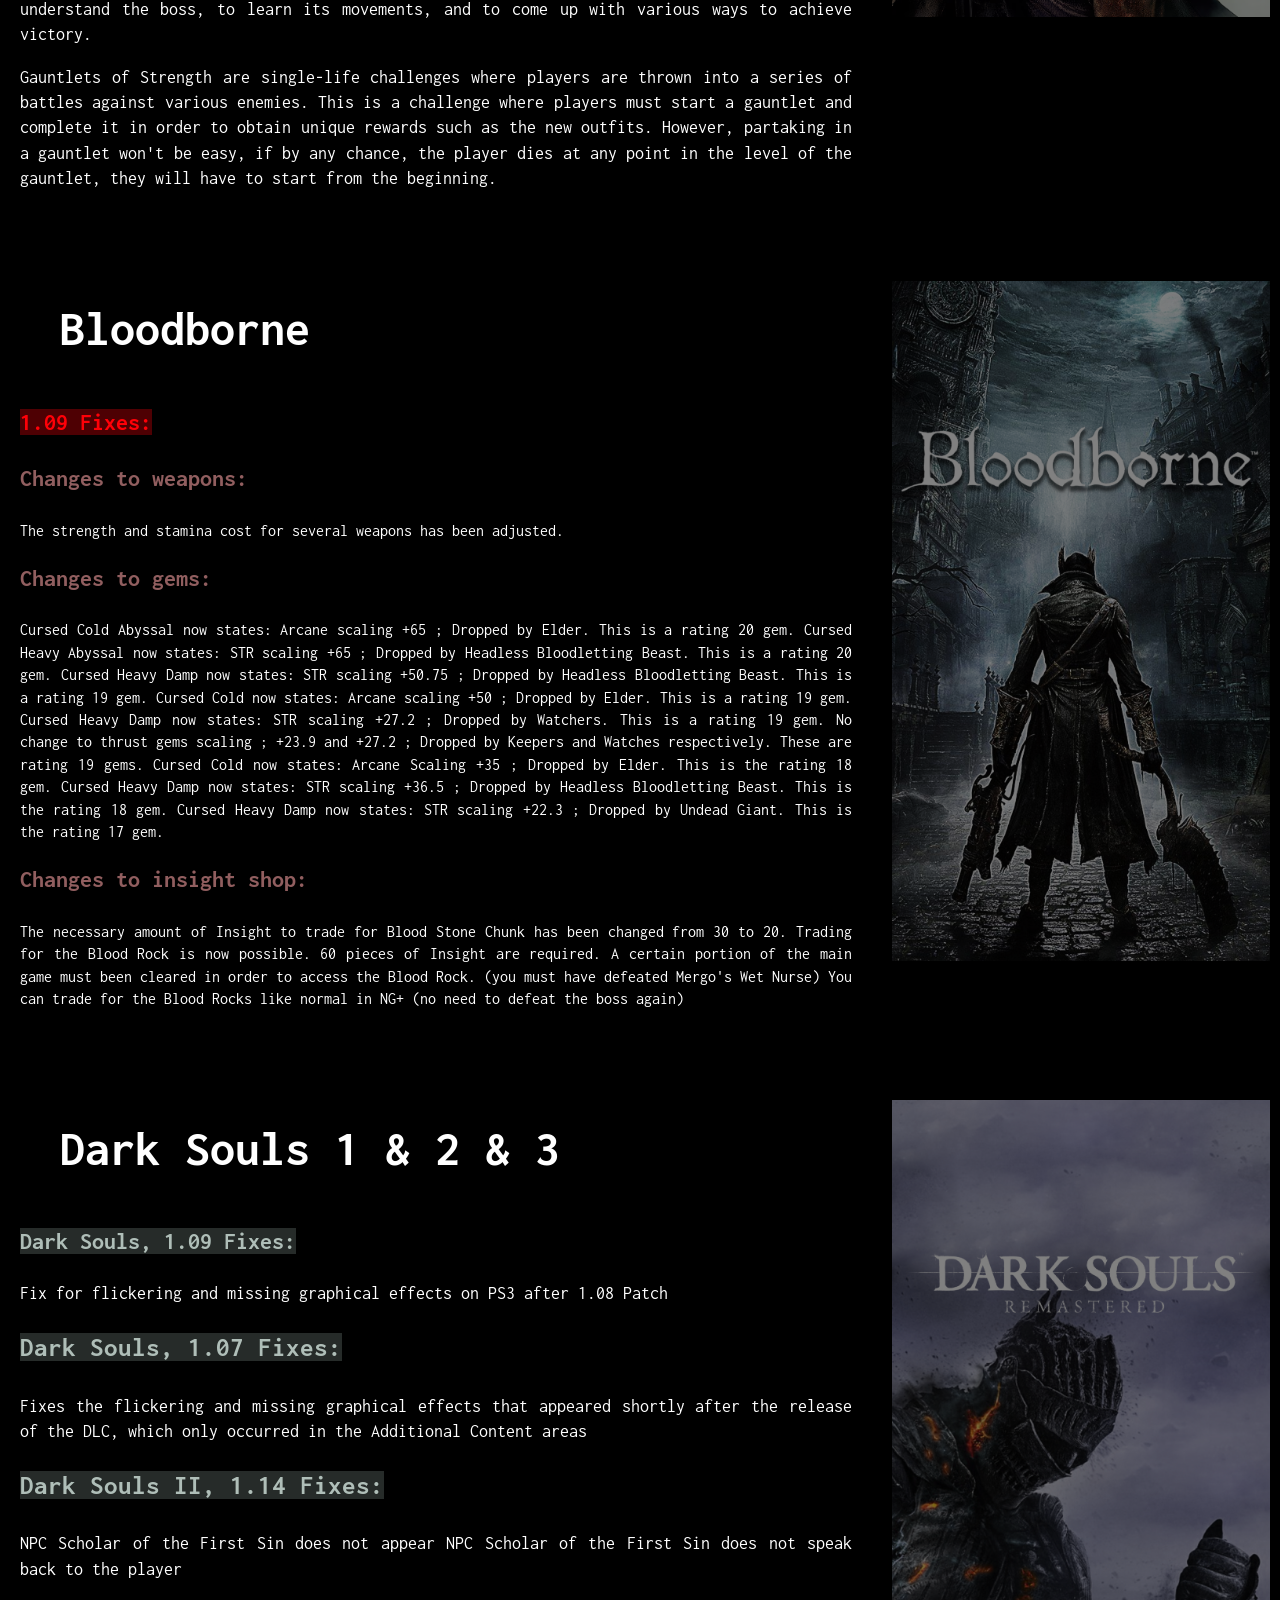
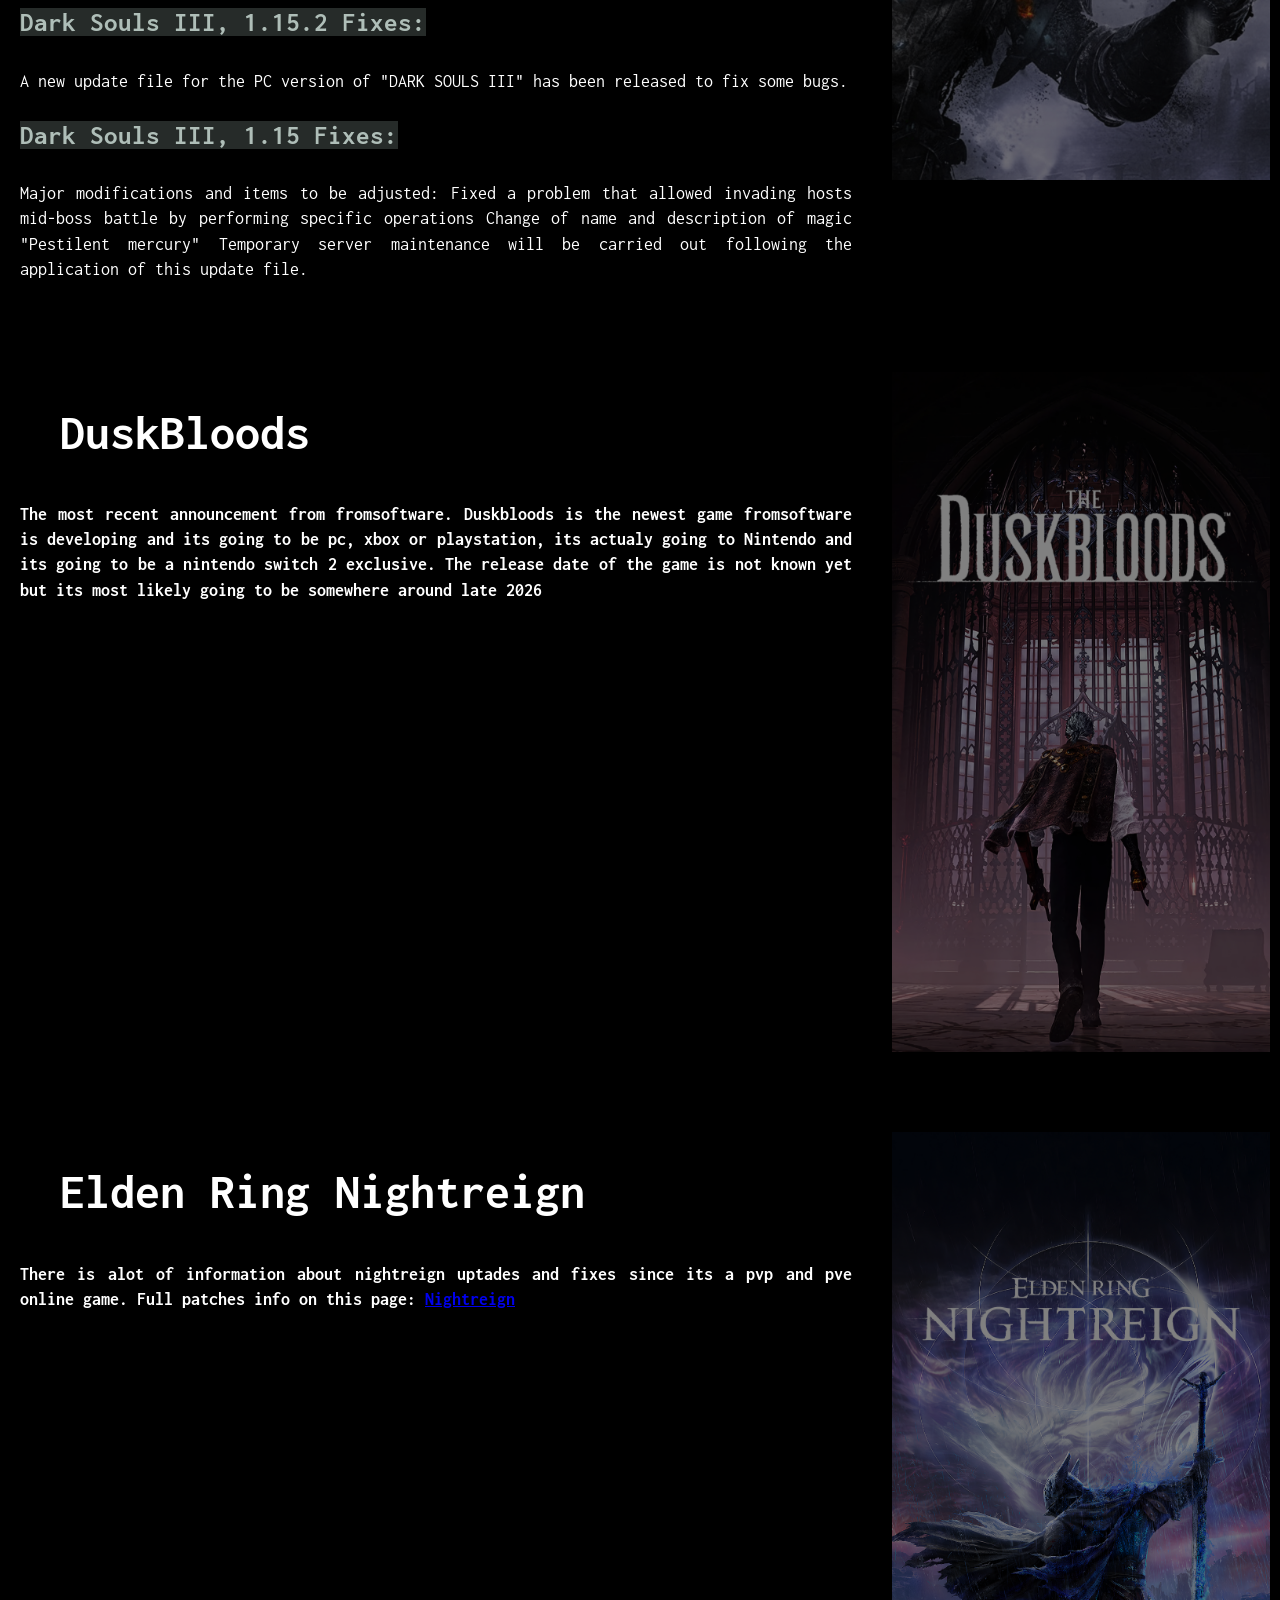
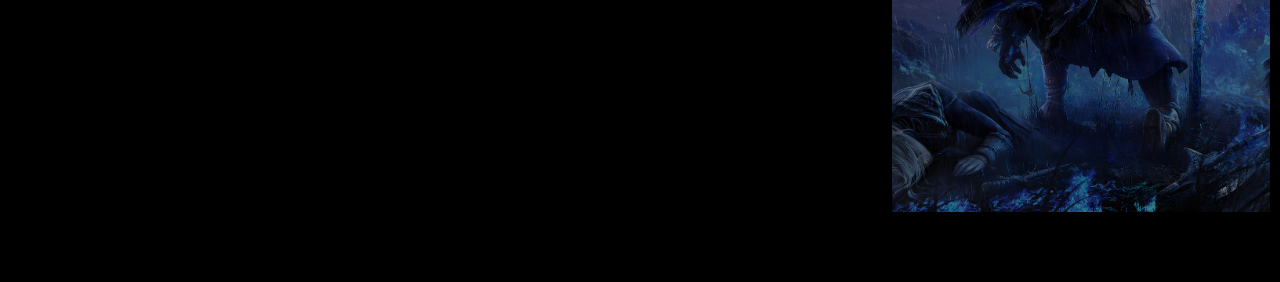
<file: UpdatesFromSoftware.html>
<!DOCTYPE html>
<html>
<head>
<meta charset="UTF-8">
<meta name="viewport" content="width=device-width, initial-scale=1.0">
<meta name="KEYWORDS" content="FromSoftware Games">
<meta name="DESCRIPTION" content="FromSoftware FanWiki">
<title>FromSoftware Fan Wiki</title>
<link rel="stylesheet" href="CSSEXTERNO.css">
<link rel="preconnect" href="https://fonts.googleapis.com">
<link rel="preconnect" href="https://fonts.gstatic.com" crossorigin>
<link href="https://fonts.googleapis.com/css2?family=Inconsolata:wght@200..900&family=Saira:ital,wght@0,100..900;1,100..900&display=swap" rel="stylesheet">

<style>

    .game-section {
        display: flex;
        align-items: flex-start;
        justify-content: space-between;
        margin-bottom: 60px;
        max-width: 3000px;
        margin-left: auto;
        margin-right: auto;
        padding: 10px;
        position: relative;
        
    }
    
    .game-description {
    
        margin-right: 30px;
        max-width: 100%;
        text-align: justify;
        line-height: 1.3;
        padding: 10px;

    }
    
 #BloodBorneText{
            font-size: 16px;

        }

    .game-section img {
    width: 30%; 
    max-width: 400px;
    opacity: 50%;
}
    
    body h1 a {
        color: white;
        text-decoration: none;

    }
    
    #EldenRing:hover a {
        color: #96c5bc;
        
    }
    
    #Sekiro:hover a {
        color: #ffb68f;
    }
    
    #BloodBorne:hover a {
        color: #5e090c;
    }
    
    #DarkSouls:hover a {
        color: #9198aa;
    }
    
    .Titles {
        margin-left: 50px;
        font-size: 50px;
    }
    


    .game-text {
        font-size: 18px; 
        line-height: 1.4;
    }


</style>

</head>
<body>

<header>
    <h1><a href="index.html"><img src="Logo.png" width="400px" style="margin-top: 10px;"></a></h1>
    <nav>
        <ul>
            <li><a href="Company.html">Company</a></li>
            <li><a href="Miyazaki.html">CEO</a></li>
            <li><a href="UpdatesFromSoftware.html"><u>Updates</u></a></li>
            <li><a href="Info.html">Blog</a></li>
            <li><a href="Credits.html">Credits</a></li>
            <li><a href="https://www.fromsoftware.jp/ww/index.html">Oficial WebSite™</a></li>
        </ul>
    </nav>
</header>
<h1 align = "center">Recent Patch Notes</h1>

<!-- Elden Ring -->
<div class="game-section">
    <div class="text-content">
        <h1 align="left" id="EldenRing"><a href="EldenRing.html" class="Titles">Elden Ring</a></h1>
        <div align="center" id="EldenText" class="game-description">
            <h2><mark style="color: #fff0c8; background-color: #c49618;"> 1.16.1 Bug Fixes:</mark></h2>
            <div class="game-text">
Fixed a bug where the wrong affinity or status ailments could be applied to some weapons when performing specific actions.
Fixed a bug where players could bypass being blocked by another player on any platform through unauthorized methods.<p></p>
<h2><mark style="color: #fff0c8; background-color: #c49618;">1.16 Bug fixes:</mark><p></p></h2>
Fixed an issue where temporary boosts to player stats would remain even after closing and restarting the game.
Several other bug fixes.
<p></p>
Possible unstable performance fixes
For the PS5 version of the game, unstable framerate may be improved by using the "Rebuild Database" option from the device's safe mode.
In some PC versions, Ray Tracing may be unintentionally enabled and cause unstable performance. Please check the Ray Tracing setting in the "System" > "Graphics " > "Ray Tracing Quality" from the title screen or in-game menu.<p></p>
In the PC version, the message "Inappropriate activity detected" may appear without cheating.
To fix this issue, please verify the integrity of the game's files before restarting the game.
In the PC version, unstable framerate may be caused by third party applications that control mouse behavior.  Deactivating these third party applications may improve performance.
            </div>
        </div>
    </div>
    <img src="EldenRingBanner.jpg" id="EldenBanner">
</div>

<!-- Sekiro  -->
<div class="game-section">
    <div class="text-content">
        <h1 align="left" id="Sekiro"><a href="Sekiro.html" class="Titles">Sekiro</a></h1>
        <div align="center" id="SekiroText" class="game-description">
            <h2><mark style="color: #ec7a3d; background-color: #7c3108;">1.06 Fixes:</mark></h2><p></p>
            <div class="game-text">
Release Notes
Fixed an issue where lock-on camera wasn't functioning correctly with some bosses in "Reflection of Strength" and "Gauntlet of Strength".
Fixed an issue where "Inner Genichiro" was not behaving as intended in certain situations.
Fixed an issue where the correct text was not displaying under INFORMATION upon changing language settings.
Fixed an issue where part of the UI was not displaying as intended.
Fixed an issue where the correct text was not displaying in some European languages.<p></p>
<h2><mark style="color: #ec7a3d; background-color: #7c3108;">1.05 Fixes:</mark><p></p></h2>
Outfits
A new feature that will be added to the upcoming update is the addition of Outfits and the ability to be able to change Sekiro's physical appearance. Changing Sekiro's outfit can be done by using the Sculptor's Idol. There are three outfits that will be added which include the "Tengu" outfit, the "Old Ashina Shinobi" outfit, and another which is currently unknown.
Reflections & Gauntlets
Two new modes will be added such as the Reflections and Gauntlets of Strength.<p></p>
Reflections of Strength is a game mode that allows players to challenge any boss for a re-match that has been previously defeated by the player. The Wolf can reflect on these memories and re-run the battle of the selected boss, this allows the player to better understand the boss, to learn its movements, and to come up with various ways to achieve victory.<p>   </p>
Gauntlets of Strength are single-life challenges where players are thrown into a series of battles against various enemies. This is a challenge where players must start a gauntlet and complete it in order to obtain unique rewards such as the new outfits. However, partaking in a gauntlet won't be easy, if by any chance, the player dies at any point in the level of the gauntlet, they will have to start from the beginning.
            </div>
        </div>
    </div>
    <img src="SekiroBanner.jpg" id="SekiroBanner">
</div>

<!-- Bloodborne -->
<div class="game-section">
    <div class="text-content">
        <h1 align="left" id="BloodBorne"><a href="Bloodborne.html" class="Titles">Bloodborne</a></h1>
        <div align="center" id="BloodText" class="game-description">
            <h2><mark style="color: #ff0008; background-color: #4e0003;">1.09 Fixes:</mark><p></p></h2>
            <div id="BloodBorneText" class="game-text">
<h2><mark style="color: #915e5f; background-color: black;">Changes to weapons:</mark><p></p></h2>

The strength and stamina cost for several weapons has been adjusted.
<p></p>

<h2><mark style="color: #915e5f; background-color: black;">Changes to gems:</mark><p></p></h2>
    <p></p>

Cursed Cold Abyssal now states: Arcane scaling +65 ; Dropped by Elder. This is a rating 20 gem.
Cursed Heavy Abyssal now states: STR scaling +65 ; Dropped by Headless Bloodletting Beast. This is a rating 20 gem.
Cursed Heavy Damp now states: STR scaling +50.75 ; Dropped by Headless Bloodletting Beast. This is a rating 19 gem.
Cursed Cold now states: Arcane scaling +50 ; Dropped by Elder. This is a rating 19 gem.
Cursed Heavy Damp now states: STR scaling +27.2 ; Dropped by Watchers. This is a rating 19 gem.
No change to thrust gems scaling ; +23.9 and +27.2 ; Dropped by Keepers and Watches respectively. These are rating 19 gems.
Cursed Cold now states: Arcane Scaling +35 ; Dropped by Elder. This is the rating 18 gem.
Cursed Heavy Damp now states: STR scaling +36.5 ; Dropped by Headless Bloodletting Beast. This is the rating 18 gem.
Cursed Heavy Damp now states: STR scaling +22.3 ; Dropped by Undead Giant. This is the rating 17 gem.
<p></p>
<h2><mark style="color: #915e5f; background-color: black;">Changes to insight shop:</mark><p></p></h2>

The necessary amount of Insight to trade for Blood Stone Chunk has been changed from 30 to 20.
Trading for the Blood Rock is now possible. 60 pieces of Insight are required.
A certain portion of the main game must been cleared in order to access the Blood Rock. (you must have defeated Mergo's Wet Nurse)
You can trade for the Blood Rocks like normal in NG+ (no need to defeat the boss again)
            </div>
        </div>
    </div>
    <img src="BloodborneBanner.jpg" id="BloodBorneBanner">
</div>

<!-- Dark Souls  -->
<div class="game-section">
    <div class="text-content">
        <h1 align="left" id="DarkSouls"><a href="DarkSouls.html" class="Titles">Dark Souls 1 & 2 & 3</a></h1>
        <div align="center" id="DarkText" class="game-description">
            <h2><mark style="color: #afbeb8; background-color: #262b29;">Dark Souls, 1.09 Fixes:</mark><p></p></h2>
            <div class="game-text">
Fix for flickering and missing graphical effects on PS3 after 1.08 Patch
<p></p>
 <h2><mark style="color: #afbeb8; background-color: #262b29;">Dark Souls, 1.07 Fixes:</mark><p></p></h2>

Fixes the flickering and missing graphical effects that appeared shortly after the release of the DLC, which only occurred in the Additional Content areas

<p></p>
<h2><mark style="color: #afbeb8; background-color:  #262b29;">Dark Souls II, 1.14 Fixes:</mark><p></p></h2>

NPC Scholar of the First Sin does not appear
NPC Scholar of the First Sin does not speak back to the player
<p></p>
<h2><mark style="color: #afbeb8; background-color: #262b29;">Dark Souls III, 1.15.2 Fixes:</mark><p></p></h2>
A new update file for the PC version of "DARK SOULS III" has been released to fix some bugs.<p></p>
<h2><mark style="color: #afbeb8; background-color: #262b29;">Dark Souls III, 1.15 Fixes:</mark><p></p></h2>
Major modifications and items to be adjusted:

Fixed a problem that allowed invading hosts mid-boss battle by performing specific operations
Change of name and description of magic "Pestilent mercury"
Temporary server maintenance will be carried out following the application of this update file.
            </div>
        </div>
    </div>
    <img src="DarkSoulsBannerBlue.jpg" id="DarkSoulsBanner">
</div>

<div class="game-section">
    <div class="text-content">
        <h1 align="left" id="DuskBlood" class="Titles">DuskBloods</h1>
        <h2 align="center" id="DuskText" class="game-description">
            <div class="game-text">
            The most recent announcement from fromsoftware. Duskbloods is the newest game fromsoftware is developing
            and its going to be pc, xbox or playstation, its actualy going to Nintendo and its going to be a nintendo switch 2 exclusive.
            The release date of the game is not known yet but its most likely going to be somewhere around late 2026
            </div>
        </h2>
    </div>
    <img src="DuskbloodsBanner.jpg" id="DuskBloodBanner">
</div>

<div class="game-section">
    <div class="text-content">
        <h1 align="left" id="Nightreign" class="Titles">Elden Ring Nightreign</h1>
        <h2 align="center" id="Nightext" class="game-description">
           <div class="game-text">
           There is alot of information about nightreign uptades and fixes since its a pvp and pve online game.
           Full patches info on this page: <a href="Nightreign.html"><u>Nightreign</u></a>
           </div>
        </h2>
    </div>
    <img src="NightreignBanner.jpg" id="NightreignBanner">
</div>


</body>
</html>
</file>
<file: CSSEXTERNO.css>
html {
    scroll-behavior: smooth;     /* Só serve para quando o usuario clicar num hyperlink aquilo ir para a parte especifica da pagina de forma mais smooth */
}

body {
    margin-left: 50%;  
    font-family:  Inconsolata ,sans-serif;
    margin: 0;
    padding: 0;
    background-color: black;
    color: white;
    object-fit: cover;
}

header {
    background-color: rgba(255, 255, 255, 0.014);  
    color: #fff;
    display: flex;
    justify-content: space-between;
    padding: 20px;
    font-family: 'Times New Roman', Times, serif, sans-serif;
}

header h1 {
    margin: 0;
}


nav {
    display: flex;
    align-items: center;
    justify-content: center;
    margin-right: 12%;
}

nav ul {
    list-style: none;
    margin: 0;
    padding: 0;
    display: flex;
    text-shadow: 2px 2px 5px white;
}

nav li {
    margin-right: 20px;
}

nav a {
    color: #fff;
    text-decoration: none;
    text-transform: uppercase;
}

nav a:hover {
    color: #75757579;
}
</file>
